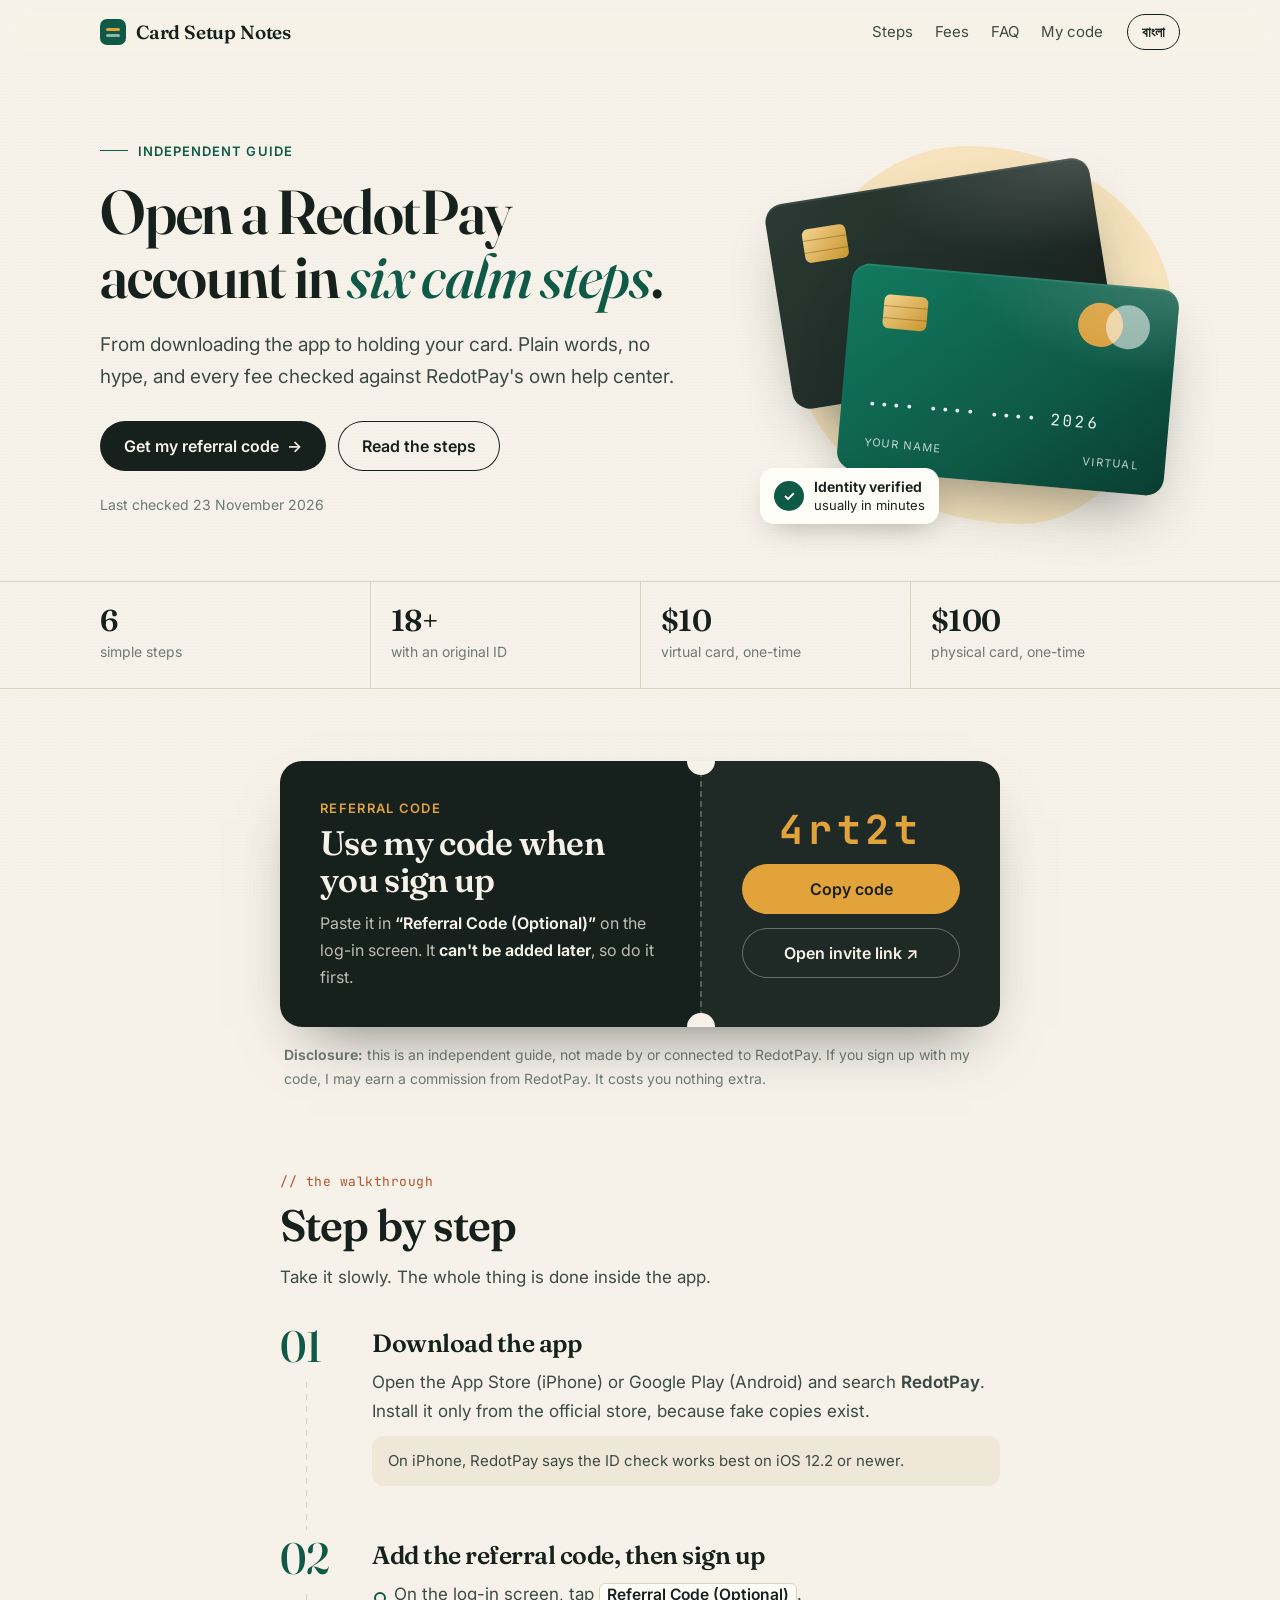
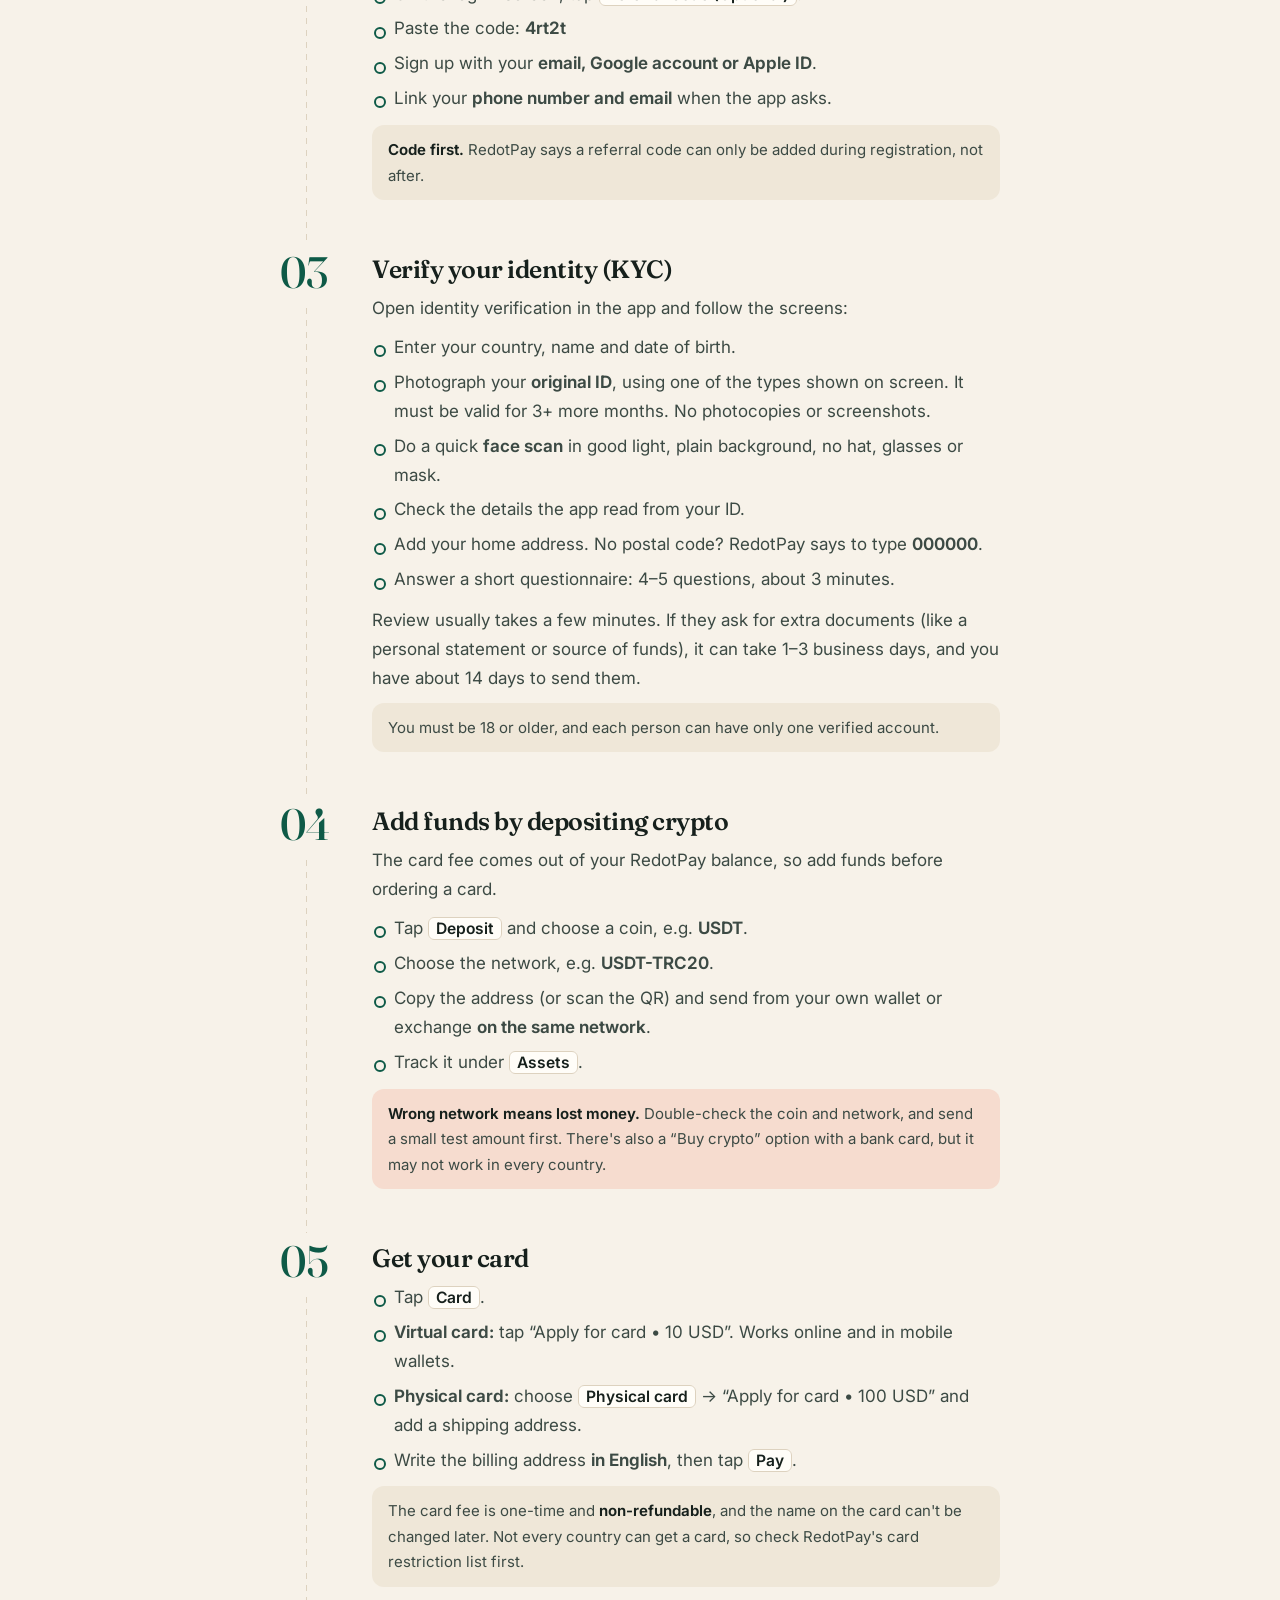
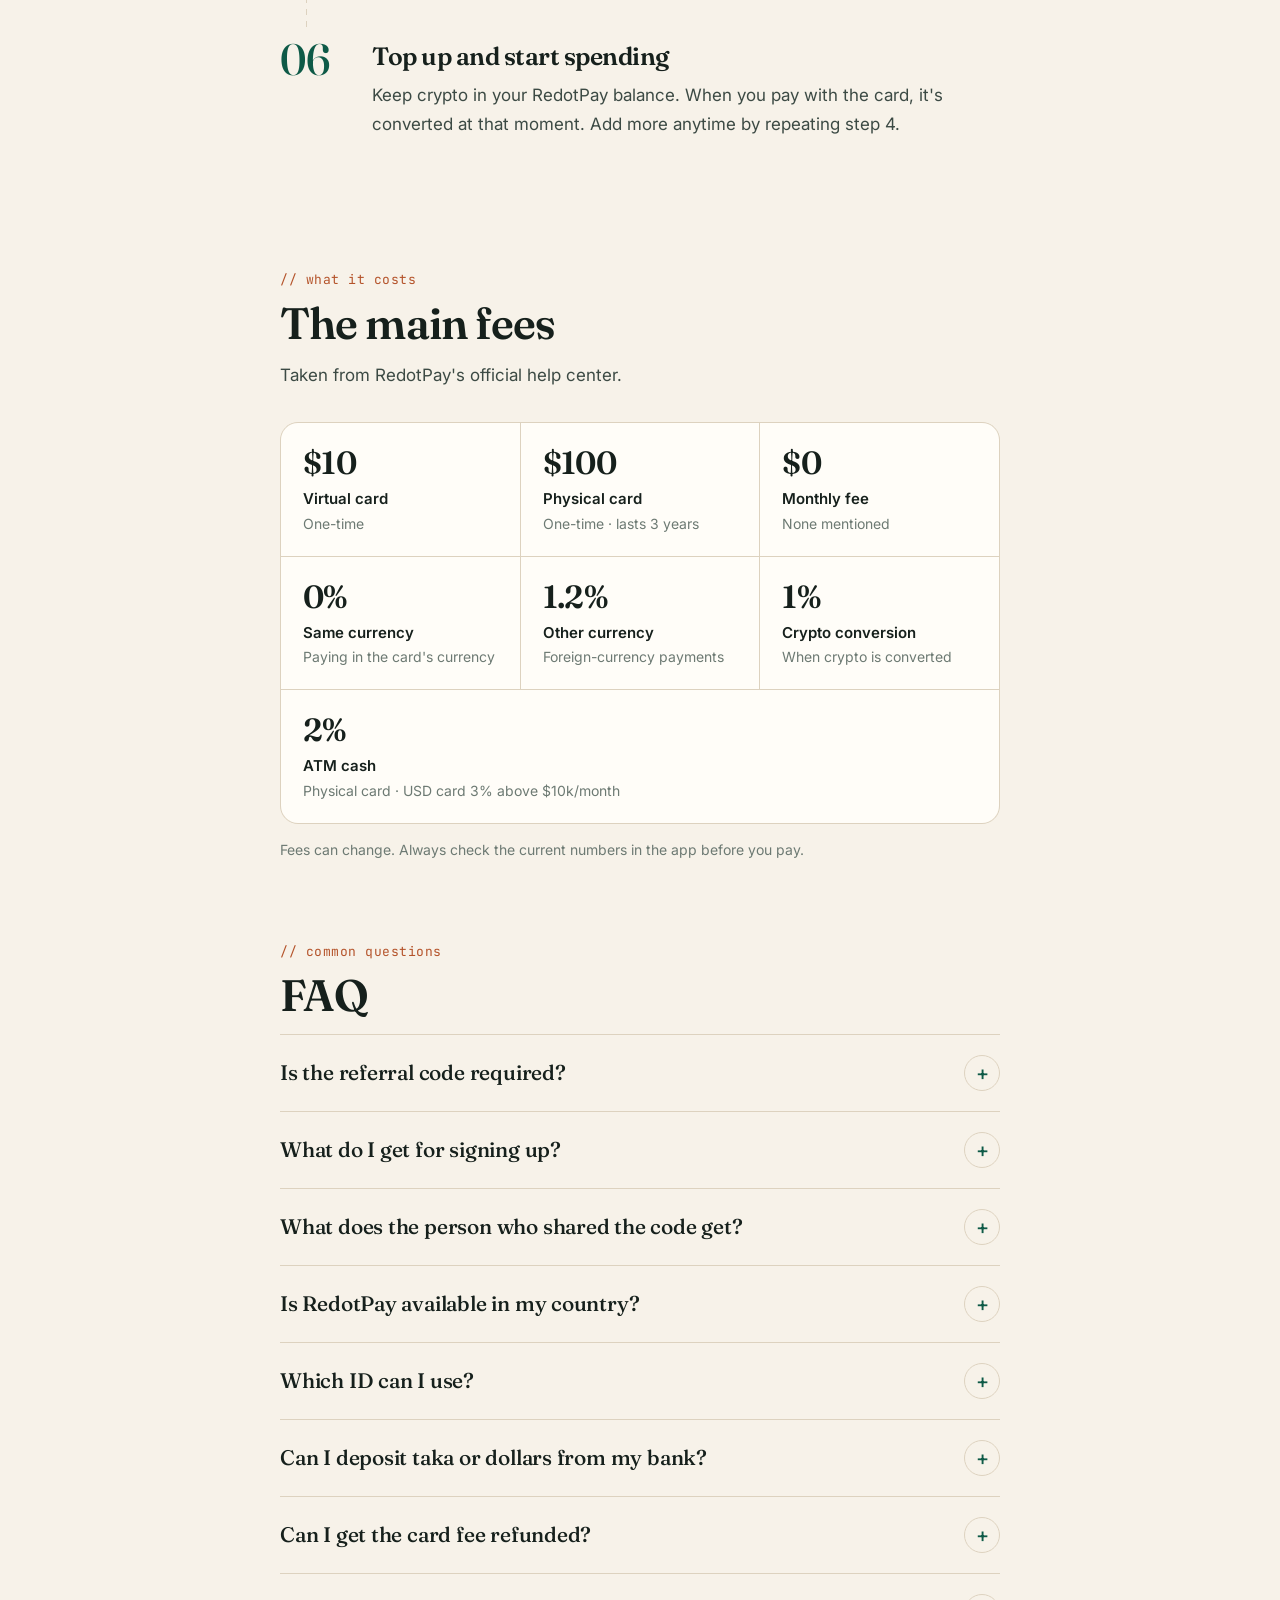
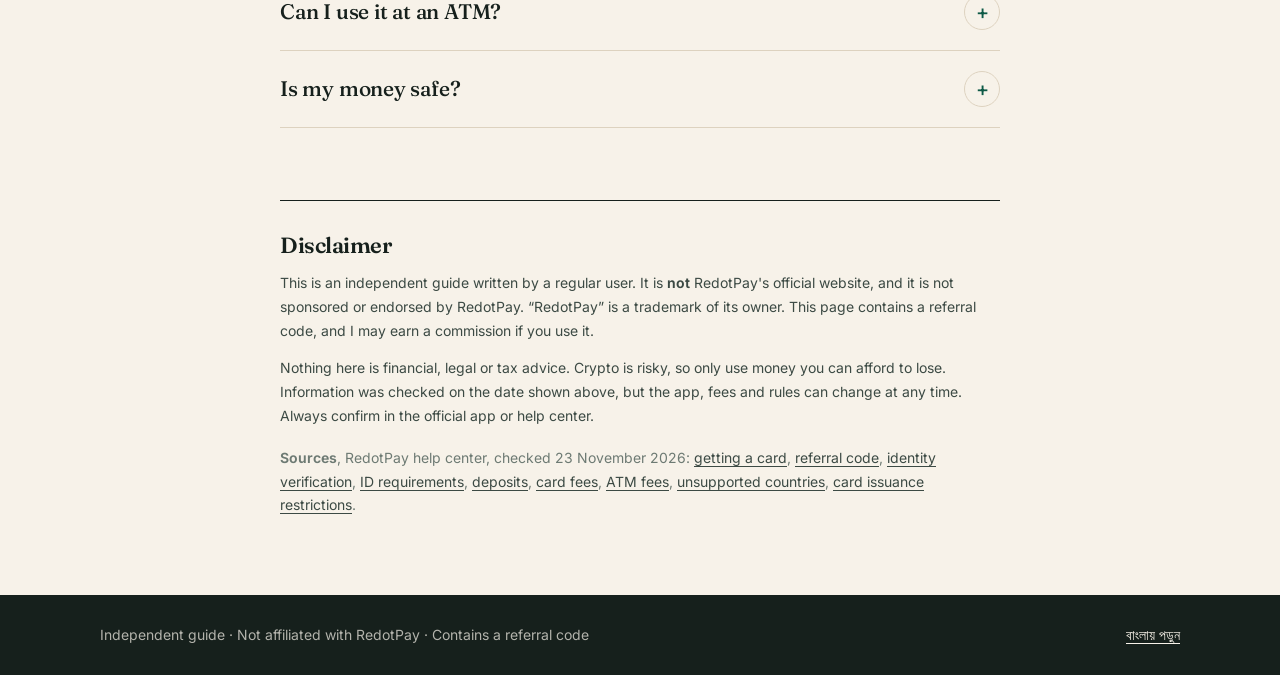
<file: index.html>
<!DOCTYPE html>
<html lang="en">
<head>
  <meta charset="utf-8">
  <meta name="viewport" content="width=device-width, initial-scale=1">
  <title>How to Open a RedotPay Account – A Simple Step-by-Step Guide</title>
  <meta name="description" content="A friendly, independent guide to signing up for RedotPay: download, referral code, ID check (KYC), deposit and getting a card. Fees checked against the official help center.">
  <meta name="theme-color" content="#f7f2e9">
  <meta name="google-site-verification" content="UrQlE7wAXVkpjJpBhgezGBDfIHzwPoaqv1hoD0f4-pU" />
  <link rel="alternate" hreflang="bn" href="bn.html">
  <link rel="preconnect" href="https://fonts.googleapis.com">
  <link rel="preconnect" href="https://fonts.gstatic.com" crossorigin>
  <link href="https://fonts.googleapis.com/css2?family=Fraunces:ital,opsz,wght@0,9..144,400..700;1,9..144,400..600&family=Inter:wght@400;500;600;700&family=JetBrains+Mono:wght@600;700&display=swap" rel="stylesheet">
  <link rel="stylesheet" href="style.css">
</head>
<body>

<header class="top">
  <div class="wrap">
    <a class="brand" href="index.html"><span class="brand-mark" aria-hidden="true"></span>Card Setup Notes</a>
    <nav aria-label="Sections">
      <a href="#steps">Steps</a>
      <a href="#fees">Fees</a>
      <a href="#faq">FAQ</a>
      <a href="#code">My code</a>
    </nav>
    <a class="lang" href="bn.html" lang="bn">বাংলা</a>
  </div>
</header>

<main>

  <section class="hero">
    <div class="wrap">
      <div>
        <p class="eyebrow">Independent guide</p>
        <h1>Open a RedotPay account in <em>six calm steps</em>.</h1>
        <p class="lead">From downloading the app to holding your card. Plain words, no hype, and every fee checked against RedotPay's own help center.</p>
        <div class="cta">
          <a class="btn btn-primary" href="#code">Get my referral code <span class="arrow">→</span></a>
          <a class="btn btn-ghost" href="#steps">Read the steps</a>
        </div>
        <p class="updated">Last checked <span data-last-checked>23 November 2026</span></p>
      </div>

      <div class="art" aria-hidden="true">
        <div class="blob"></div>
        <div class="card card-back"><div class="chip"></div></div>
        <div class="card card-front">
          <div class="chip"></div>
          <div class="rings"></div>
          <div class="num">•••• •••• •••• 2026</div>
          <div class="meta"><span>Your name</span><span>Virtual</span></div>
        </div>
        <div class="stamp"><span class="dot">✓</span><span><b>Identity verified</b>usually in minutes</span></div>
      </div>
    </div>
  </section>

  <div class="facts">
    <div class="wrap">
      <div class="fact"><span class="n">6</span><span class="l">simple steps</span></div>
      <div class="fact"><span class="n">18+</span><span class="l">with an original ID</span></div>
      <div class="fact"><span class="n">$10</span><span class="l">virtual card, one-time</span></div>
      <div class="fact"><span class="n">$100</span><span class="l">physical card, one-time</span></div>
    </div>
  </div>


  <section class="block" id="code">
    <div class="narrow">
      <div class="ticket">
        <div class="ticket-main">
          <p class="label">Referral code</p>
          <h2>Use my code when you sign up</h2>
          <p>Paste it in <b>“Referral Code (Optional)”</b> on the log-in screen. It <b>can't be added later</b>, so do it first.</p>
        </div>
        <div class="ticket-side">
          <span class="code" data-ref-code>4rt2t</span>
          <button class="btn btn-gold" type="button" data-copy data-copied="Copied ✓" data-manual="Selected – copy it">Copy code</button>
          <a class="btn btn-line" data-ref-link href="#" hidden target="_blank" rel="noopener sponsored">Open invite link ↗</a>
        </div>
      </div>
      <p class="disclosure"><b>Disclosure:</b> this is an independent guide, not made by or connected to RedotPay. If you sign up with my code, I may earn a commission from RedotPay. It costs you nothing extra.</p>
    </div>
  </section>

  <section class="block" id="steps">
    <div class="narrow">
      <p class="kicker">// the walkthrough</p>
      <h2>Step by step</h2>
      <p class="section-intro">Take it slowly. The whole thing is done inside the app.</p>

      <ol class="steps">
        <li>
          <div class="step-body">
            <h3>Download the app</h3>
            <p>Open the App Store (iPhone) or Google Play (Android) and search <b>RedotPay</b>. Install it only from the official store, because fake copies exist.</p>
            <p class="note">On iPhone, RedotPay says the ID check works best on iOS 12.2 or newer.</p>
          </div>
        </li>

        <li>
          <div class="step-body">
            <h3>Add the referral code, then sign up</h3>
            <ul>
              <li>On the log-in screen, tap <span class="ui">Referral Code (Optional)</span>.</li>
              <li>Paste the code: <b data-ref-code>4rt2t</b></li>
              <li>Sign up with your <b>email, Google account or Apple ID</b>.</li>
              <li>Link your <b>phone number and email</b> when the app asks.</li>
            </ul>
            <p class="note"><b>Code first.</b> RedotPay says a referral code can only be added during registration, not after.</p>
          </div>
        </li>

        <li>
          <div class="step-body">
            <h3>Verify your identity (KYC)</h3>
            <p>Open identity verification in the app and follow the screens:</p>
            <ul>
              <li>Enter your country, name and date of birth.</li>
              <li>Photograph your <b>original ID</b>, using one of the types shown on screen. It must be valid for 3+ more months. No photocopies or screenshots.</li>
              <li>Do a quick <b>face scan</b> in good light, plain background, no hat, glasses or mask.</li>
              <li>Check the details the app read from your ID.</li>
              <li>Add your home address. No postal code? RedotPay says to type <b>000000</b>.</li>
              <li>Answer a short questionnaire: 4–5 questions, about 3 minutes.</li>
            </ul>
            <p>Review usually takes a few minutes. If they ask for extra documents (like a personal statement or source of funds), it can take 1–3 business days, and you have about 14 days to send them.</p>
            <p class="note">You must be 18 or older, and each person can have only one verified account.</p>
          </div>
        </li>

        <li>
          <div class="step-body">
            <h3>Add funds by depositing crypto</h3>
            <p>The card fee comes out of your RedotPay balance, so add funds before ordering a card.</p>
            <ul>
              <li>Tap <span class="ui">Deposit</span> and choose a coin, e.g. <b>USDT</b>.</li>
              <li>Choose the network, e.g. <b>USDT-TRC20</b>.</li>
              <li>Copy the address (or scan the QR) and send from your own wallet or exchange <b>on the same network</b>.</li>
              <li>Track it under <span class="ui">Assets</span>.</li>
            </ul>
            <p class="note warn"><b>Wrong network means lost money.</b> Double-check the coin and network, and send a small test amount first. There's also a “Buy crypto” option with a bank card, but it may not work in every country.</p>
          </div>
        </li>

        <li>
          <div class="step-body">
            <h3>Get your card</h3>
            <ul>
              <li>Tap <span class="ui">Card</span>.</li>
              <li><b>Virtual card:</b> tap “Apply for card • 10 USD”. Works online and in mobile wallets.</li>
              <li><b>Physical card:</b> choose <span class="ui">Physical card</span> → “Apply for card • 100 USD” and add a shipping address.</li>
              <li>Write the billing address <b>in English</b>, then tap <span class="ui">Pay</span>.</li>
            </ul>
            <p class="note">The card fee is one-time and <b>non-refundable</b>, and the name on the card can't be changed later. Not every country can get a card, so check RedotPay's card restriction list first.</p>
          </div>
        </li>

        <li>
          <div class="step-body">
            <h3>Top up and start spending</h3>
            <p>Keep crypto in your RedotPay balance. When you pay with the card, it's converted at that moment. Add more anytime by repeating step 4.</p>
          </div>
        </li>
      </ol>
    </div>
  </section>

  <section class="block" id="fees">
    <div class="narrow">
      <p class="kicker">// what it costs</p>
      <h2>The main fees</h2>
      <p class="section-intro">Taken from RedotPay's official help center.</p>
      <div class="fees">
        <div class="fee"><span class="v">$10</span><span class="k">Virtual card</span><span class="d">One-time</span></div>
        <div class="fee"><span class="v">$100</span><span class="k">Physical card</span><span class="d">One-time · lasts 3 years</span></div>
        <div class="fee"><span class="v">$0</span><span class="k">Monthly fee</span><span class="d">None mentioned</span></div>
        <div class="fee"><span class="v">0%</span><span class="k">Same currency</span><span class="d">Paying in the card's currency</span></div>
        <div class="fee"><span class="v">1.2%</span><span class="k">Other currency</span><span class="d">Foreign-currency payments</span></div>
        <div class="fee"><span class="v">1%</span><span class="k">Crypto conversion</span><span class="d">When crypto is converted</span></div>
        <div class="fee"><span class="v">2%</span><span class="k">ATM cash</span><span class="d">Physical card · USD card 3% above $10k/month</span></div>
      </div>
      <p class="fine">Fees can change. Always check the current numbers in the app before you pay.</p>
    </div>
  </section>

  <section class="block" id="faq">
    <div class="narrow">
      <p class="kicker">// common questions</p>
      <h2>FAQ</h2>
      <div class="faq">
        <details>
          <summary>Is the referral code required?</summary>
          <p>No, it's optional. But it can only be entered at sign-up, so if you'd like to use mine, add it before you create your account.</p>
        </details>
        <details>
          <summary>What do I get for signing up?</summary>
          <p>RedotPay has offered new users a 5 USD sign-up reward. It's for spending only, can't pay the card fee, and lasts 30 days. Offers change, so check the app for the current one.</p>
        </details>
        <details>
          <summary>What does the person who shared the code get?</summary>
          <p>RedotPay pays the inviter a commission (a percentage of card fees and card spending) once you sign up and finish identity verification. Nothing is taken from your balance.</p>
        </details>
        <details>
          <summary>Is RedotPay available in my country?</summary>
          <p>RedotPay publishes lists of blocked countries for the app and for cards (for example the United States, Mainland China and Russia). The lists change, so check the help center.</p>
        </details>
        <details>
          <summary>Which ID can I use?</summary>
          <p>Only the document types the app shows for your country. It must be the original physical ID, valid for at least 3 more months.</p>
        </details>
        <details>
          <summary>Can I deposit taka or dollars from my bank?</summary>
          <p>No. RedotPay says fiat money can't be deposited or transferred to the card. You fund it with crypto.</p>
        </details>
        <details>
          <summary>Can I get the card fee refunded?</summary>
          <p>No. Once paid, the card fee can't be canceled or refunded, even if you delete the card.</p>
        </details>
        <details>
          <summary>Can I use it at an ATM?</summary>
          <p>Yes, with the physical card, at ATMs that support major card networks. The fee is 2% (see above), and the ATM may add its own.</p>
        </details>
        <details>
          <summary>Is my money safe?</summary>
          <p>Every crypto service carries risk: price swings, hacks, account freezes and rule changes. Only deposit what you can afford to lose, turn on every security option, and never share your password or codes with anyone, including people who say they're “support”.</p>
        </details>
      </div>

      <div class="disclaimer" id="disclaimer">
        <h2>Disclaimer</h2>
        <p>This is an independent guide written by a regular user. It is <b>not</b> RedotPay's official website, and it is not sponsored or endorsed by RedotPay. “RedotPay” is a trademark of its owner. This page contains a referral code, and I may earn a commission if you use it.</p>
        <p>Nothing here is financial, legal or tax advice. Crypto is risky, so only use money you can afford to lose. Information was checked on the date shown above, but the app, fees and rules can change at any time. Always confirm in the official app or help center.</p>
        <p class="sources"><b>Sources</b>, RedotPay help center, checked <span data-last-checked>23 November 2026</span>:
          <a href="https://helpcenter.redotpay.com/en/articles/11008771-how-to-get-a-redotpay-card" rel="nofollow">getting a card</a>,
          <a href="https://helpcenter.redotpay.com/en/articles/10521800-how-do-i-use-a-referral-code" rel="nofollow">referral code</a>,
          <a href="https://helpcenter.redotpay.com/en/articles/10339261-how-to-verify-your-identity" rel="nofollow">identity verification</a>,
          <a href="https://helpcenter.redotpay.com/en/articles/10920717-identity-verification-requirements" rel="nofollow">ID requirements</a>,
          <a href="https://helpcenter.redotpay.com/en/articles/10339284-how-to-deposit-cryptocurrency-to-my-redotpay-account" rel="nofollow">deposits</a>,
          <a href="https://helpcenter.redotpay.com/en/articles/10566200-do-i-need-to-pay-for-a-card" rel="nofollow">card fees</a>,
          <a href="https://helpcenter.redotpay.com/en/articles/10622095-can-i-withdraw-cash-from-an-atm-and-are-there-any-fees" rel="nofollow">ATM fees</a>,
          <a href="https://helpcenter.redotpay.com/en/articles/10339263" rel="nofollow">unsupported countries</a>,
          <a href="https://helpcenter.redotpay.com/en/articles/14254838" rel="nofollow">card issuance restrictions</a>.
        </p>
      </div>
    </div>
  </section>

</main>

<footer class="foot">
  <div class="wrap">
    <span>Independent guide · Not affiliated with RedotPay · Contains a referral code</span>
    <a href="bn.html" lang="bn">বাংলায় পড়ুন</a>
  </div>
</footer>

<div class="codebar" aria-hidden="true">
  <div><small>My referral code</small><span class="c" data-ref-code>4rt2t</span></div>
  <button class="btn btn-gold" type="button" data-copy data-copied="Copied ✓" data-manual="Selected" tabindex="-1">Copy</button>
</div>

<script src="config.js"></script>
<script src="main.js"></script>
</body>
</html>
</file>
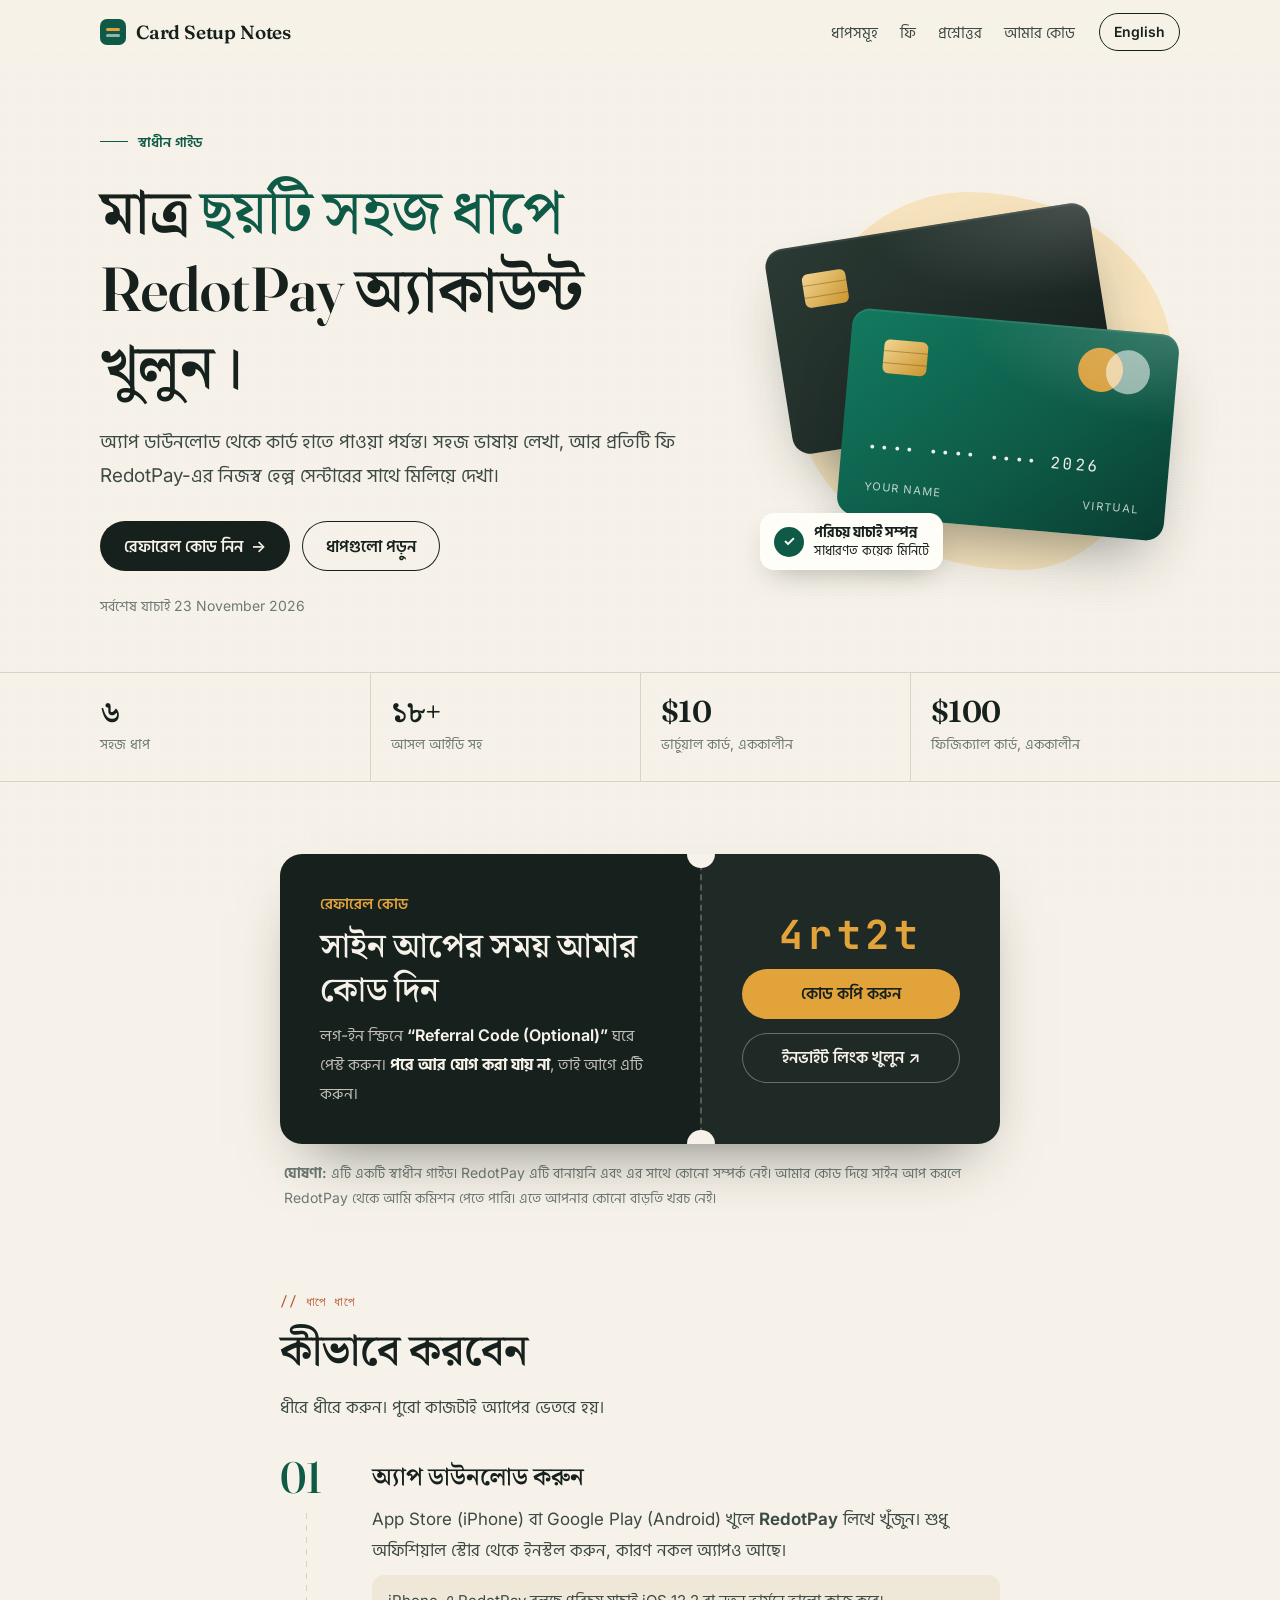
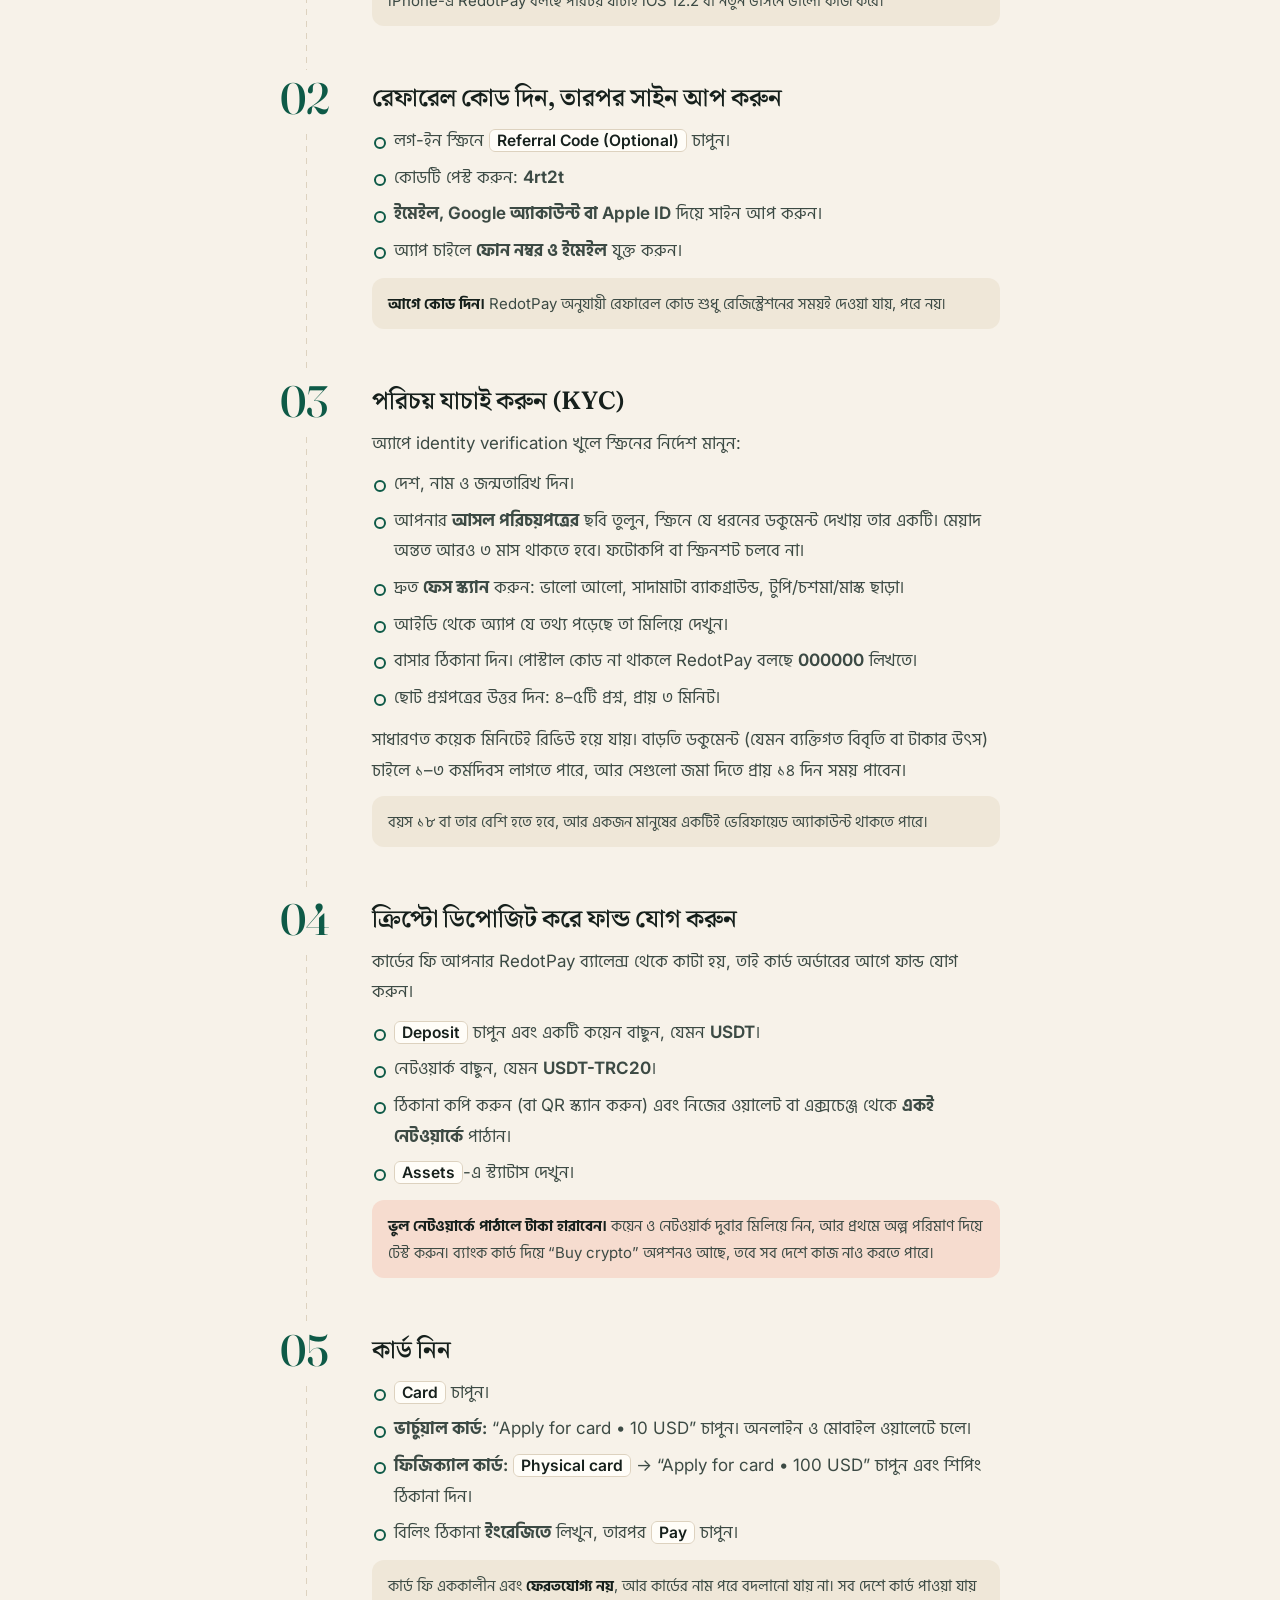
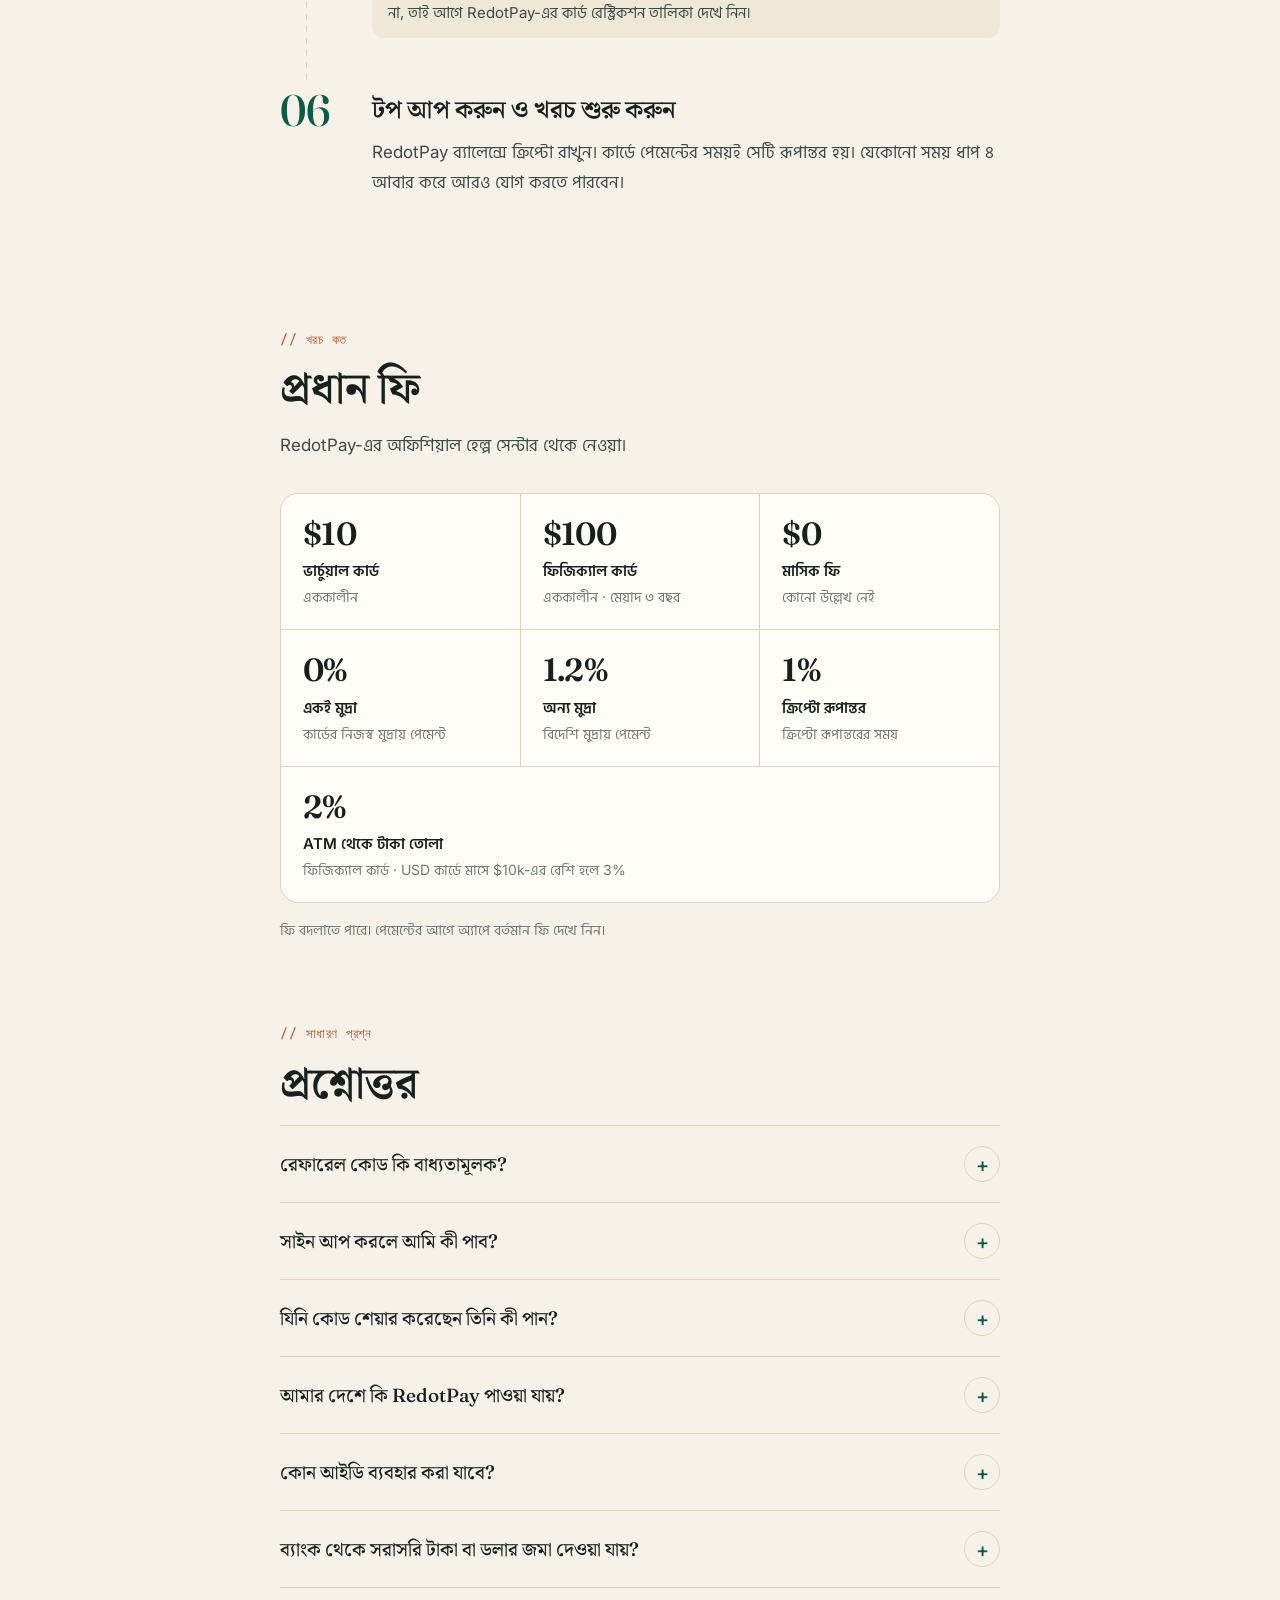
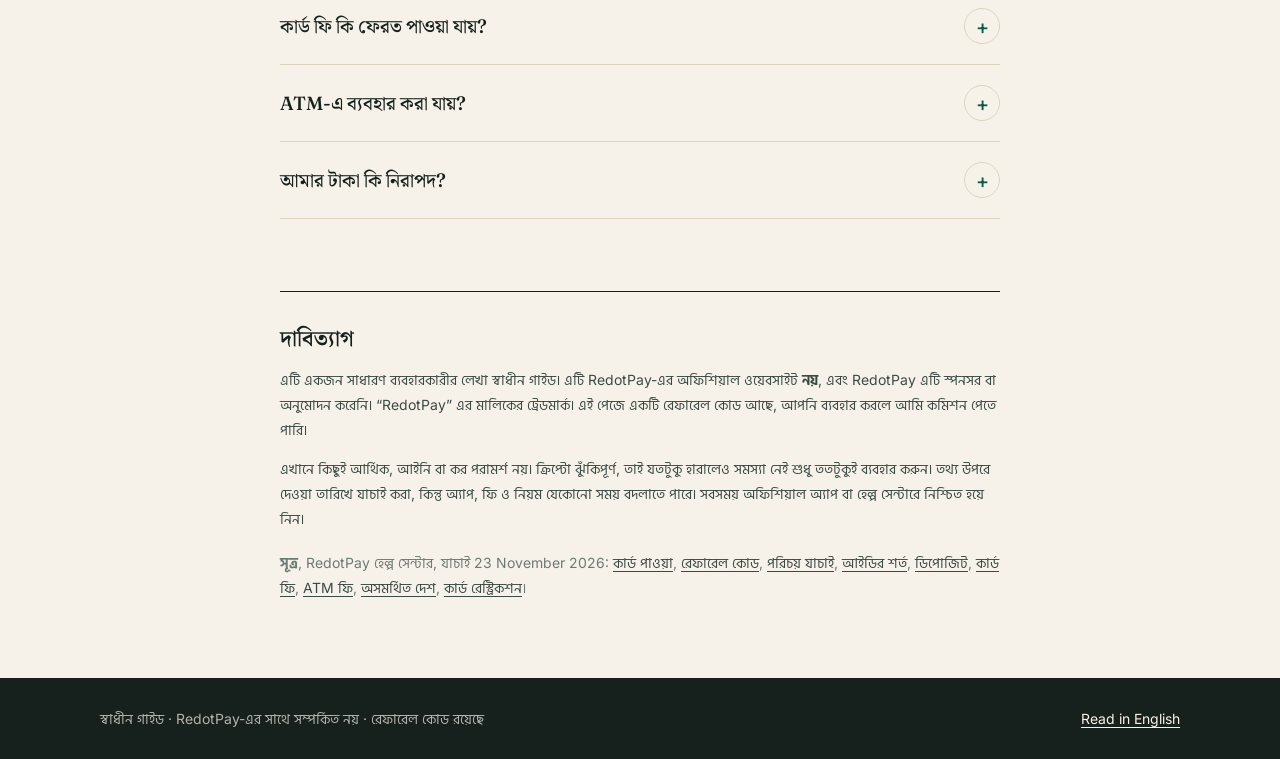
<file: bn.html>
<!DOCTYPE html>
<html lang="bn">
<head>
  <meta charset="utf-8">
  <meta name="viewport" content="width=device-width, initial-scale=1">
  <title>RedotPay অ্যাকাউন্ট খোলার সহজ গাইড – ধাপে ধাপে</title>
  <meta name="description" content="RedotPay সাইন আপের স্বাধীন ও সহজ গাইড: অ্যাপ ডাউনলোড, রেফারেল কোড, পরিচয় যাচাই (KYC), ডিপোজিট এবং কার্ড পাওয়া।">
  <meta name="theme-color" content="#f7f2e9">
  <meta name="google-site-verification" content="UrQlE7wAXVkpjJpBhgezGBDfIHzwPoaqv1hoD0f4-pU" />
  <link rel="alternate" hreflang="en" href="index.html">
  <link rel="preconnect" href="https://fonts.googleapis.com">
  <link rel="preconnect" href="https://fonts.gstatic.com" crossorigin>
  <link href="https://fonts.googleapis.com/css2?family=Fraunces:ital,opsz,wght@0,9..144,400..700;1,9..144,400..600&family=Hind+Siliguri:wght@400;500;600;700&family=Noto+Serif+Bengali:wght@500;600;700&family=Inter:wght@400;500;600;700&family=JetBrains+Mono:wght@600;700&display=swap" rel="stylesheet">
  <link rel="stylesheet" href="style.css">
</head>
<body>

<header class="top">
  <div class="wrap">
    <a class="brand" href="bn.html"><span class="brand-mark" aria-hidden="true"></span>Card Setup Notes</a>
    <nav aria-label="সেকশন">
      <a href="#steps">ধাপসমূহ</a>
      <a href="#fees">ফি</a>
      <a href="#faq">প্রশ্নোত্তর</a>
      <a href="#code">আমার কোড</a>
    </nav>
    <a class="lang" href="index.html" lang="en">English</a>
  </div>
</header>

<main>

  <section class="hero">
    <div class="wrap">
      <div>
        <p class="eyebrow">স্বাধীন গাইড</p>
        <h1>মাত্র <em>ছয়টি সহজ ধাপে</em> RedotPay অ্যাকাউন্ট খুলুন।</h1>
        <p class="lead">অ্যাপ ডাউনলোড থেকে কার্ড হাতে পাওয়া পর্যন্ত। সহজ ভাষায় লেখা, আর প্রতিটি ফি RedotPay-এর নিজস্ব হেল্প সেন্টারের সাথে মিলিয়ে দেখা।</p>
        <div class="cta">
          <a class="btn btn-primary" href="#code">রেফারেল কোড নিন <span class="arrow">→</span></a>
          <a class="btn btn-ghost" href="#steps">ধাপগুলো পড়ুন</a>
        </div>
        <p class="updated">সর্বশেষ যাচাই <span data-last-checked>23 November 2026</span></p>
      </div>

      <div class="art" aria-hidden="true">
        <div class="blob"></div>
        <div class="card card-back"><div class="chip"></div></div>
        <div class="card card-front">
          <div class="chip"></div>
          <div class="rings"></div>
          <div class="num">•••• •••• •••• 2026</div>
          <div class="meta"><span>Your name</span><span>Virtual</span></div>
        </div>
        <div class="stamp"><span class="dot">✓</span><span><b>পরিচয় যাচাই সম্পন্ন</b>সাধারণত কয়েক মিনিটে</span></div>
      </div>
    </div>
  </section>

  <div class="facts">
    <div class="wrap">
      <div class="fact"><span class="n">৬</span><span class="l">সহজ ধাপ</span></div>
      <div class="fact"><span class="n">১৮+</span><span class="l">আসল আইডি সহ</span></div>
      <div class="fact"><span class="n">$10</span><span class="l">ভার্চুয়াল কার্ড, এককালীন</span></div>
      <div class="fact"><span class="n">$100</span><span class="l">ফিজিক্যাল কার্ড, এককালীন</span></div>
    </div>
  </div>


  <section class="block" id="code">
    <div class="narrow">
      <div class="ticket">
        <div class="ticket-main">
          <p class="label">রেফারেল কোড</p>
          <h2>সাইন আপের সময় আমার কোড দিন</h2>
          <p>লগ-ইন স্ক্রিনে <b>“Referral Code (Optional)”</b> ঘরে পেস্ট করুন। <b>পরে আর যোগ করা যায় না</b>, তাই আগে এটি করুন।</p>
        </div>
        <div class="ticket-side">
          <span class="code" data-ref-code>4rt2t</span>
          <button class="btn btn-gold" type="button" data-copy data-copied="কপি হয়েছে ✓" data-manual="সিলেক্ট হয়েছে – নিজে কপি করুন">কোড কপি করুন</button>
          <a class="btn btn-line" data-ref-link href="#" hidden target="_blank" rel="noopener sponsored">ইনভাইট লিংক খুলুন ↗</a>
        </div>
      </div>
      <p class="disclosure"><b>ঘোষণা:</b> এটি একটি স্বাধীন গাইড। RedotPay এটি বানায়নি এবং এর সাথে কোনো সম্পর্ক নেই। আমার কোড দিয়ে সাইন আপ করলে RedotPay থেকে আমি কমিশন পেতে পারি। এতে আপনার কোনো বাড়তি খরচ নেই।</p>
    </div>
  </section>

  <section class="block" id="steps">
    <div class="narrow">
      <p class="kicker">// ধাপে ধাপে</p>
      <h2>কীভাবে করবেন</h2>
      <p class="section-intro">ধীরে ধীরে করুন। পুরো কাজটাই অ্যাপের ভেতরে হয়।</p>

      <ol class="steps">
        <li>
          <div class="step-body">
            <h3>অ্যাপ ডাউনলোড করুন</h3>
            <p>App Store (iPhone) বা Google Play (Android) খুলে <b>RedotPay</b> লিখে খুঁজুন। শুধু অফিশিয়াল স্টোর থেকে ইনস্টল করুন, কারণ নকল অ্যাপও আছে।</p>
            <p class="note">iPhone-এ RedotPay বলছে পরিচয় যাচাই iOS 12.2 বা নতুন ভার্সনে ভালো কাজ করে।</p>
          </div>
        </li>

        <li>
          <div class="step-body">
            <h3>রেফারেল কোড দিন, তারপর সাইন আপ করুন</h3>
            <ul>
              <li>লগ-ইন স্ক্রিনে <span class="ui">Referral Code (Optional)</span> চাপুন।</li>
              <li>কোডটি পেস্ট করুন: <b data-ref-code>4rt2t</b></li>
              <li><b>ইমেইল, Google অ্যাকাউন্ট বা Apple ID</b> দিয়ে সাইন আপ করুন।</li>
              <li>অ্যাপ চাইলে <b>ফোন নম্বর ও ইমেইল</b> যুক্ত করুন।</li>
            </ul>
            <p class="note"><b>আগে কোড দিন।</b> RedotPay অনুযায়ী রেফারেল কোড শুধু রেজিস্ট্রেশনের সময়ই দেওয়া যায়, পরে নয়।</p>
          </div>
        </li>

        <li>
          <div class="step-body">
            <h3>পরিচয় যাচাই করুন (KYC)</h3>
            <p>অ্যাপে identity verification খুলে স্ক্রিনের নির্দেশ মানুন:</p>
            <ul>
              <li>দেশ, নাম ও জন্মতারিখ দিন।</li>
              <li>আপনার <b>আসল পরিচয়পত্রের</b> ছবি তুলুন, স্ক্রিনে যে ধরনের ডকুমেন্ট দেখায় তার একটি। মেয়াদ অন্তত আরও ৩ মাস থাকতে হবে। ফটোকপি বা স্ক্রিনশট চলবে না।</li>
              <li>দ্রুত <b>ফেস স্ক্যান</b> করুন: ভালো আলো, সাদামাটা ব্যাকগ্রাউন্ড, টুপি/চশমা/মাস্ক ছাড়া।</li>
              <li>আইডি থেকে অ্যাপ যে তথ্য পড়েছে তা মিলিয়ে দেখুন।</li>
              <li>বাসার ঠিকানা দিন। পোস্টাল কোড না থাকলে RedotPay বলছে <b>000000</b> লিখতে।</li>
              <li>ছোট প্রশ্নপত্রের উত্তর দিন: ৪–৫টি প্রশ্ন, প্রায় ৩ মিনিট।</li>
            </ul>
            <p>সাধারণত কয়েক মিনিটেই রিভিউ হয়ে যায়। বাড়তি ডকুমেন্ট (যেমন ব্যক্তিগত বিবৃতি বা টাকার উৎস) চাইলে ১–৩ কর্মদিবস লাগতে পারে, আর সেগুলো জমা দিতে প্রায় ১৪ দিন সময় পাবেন।</p>
            <p class="note">বয়স ১৮ বা তার বেশি হতে হবে, আর একজন মানুষের একটিই ভেরিফায়েড অ্যাকাউন্ট থাকতে পারে।</p>
          </div>
        </li>

        <li>
          <div class="step-body">
            <h3>ক্রিপ্টো ডিপোজিট করে ফান্ড যোগ করুন</h3>
            <p>কার্ডের ফি আপনার RedotPay ব্যালেন্স থেকে কাটা হয়, তাই কার্ড অর্ডারের আগে ফান্ড যোগ করুন।</p>
            <ul>
              <li><span class="ui">Deposit</span> চাপুন এবং একটি কয়েন বাছুন, যেমন <b>USDT</b>।</li>
              <li>নেটওয়ার্ক বাছুন, যেমন <b>USDT-TRC20</b>।</li>
              <li>ঠিকানা কপি করুন (বা QR স্ক্যান করুন) এবং নিজের ওয়ালেট বা এক্সচেঞ্জ থেকে <b>একই নেটওয়ার্কে</b> পাঠান।</li>
              <li><span class="ui">Assets</span>-এ স্ট্যাটাস দেখুন।</li>
            </ul>
            <p class="note warn"><b>ভুল নেটওয়ার্কে পাঠালে টাকা হারাবেন।</b> কয়েন ও নেটওয়ার্ক দুবার মিলিয়ে নিন, আর প্রথমে অল্প পরিমাণ দিয়ে টেস্ট করুন। ব্যাংক কার্ড দিয়ে “Buy crypto” অপশনও আছে, তবে সব দেশে কাজ নাও করতে পারে।</p>
          </div>
        </li>

        <li>
          <div class="step-body">
            <h3>কার্ড নিন</h3>
            <ul>
              <li><span class="ui">Card</span> চাপুন।</li>
              <li><b>ভার্চুয়াল কার্ড:</b> “Apply for card • 10 USD” চাপুন। অনলাইন ও মোবাইল ওয়ালেটে চলে।</li>
              <li><b>ফিজিক্যাল কার্ড:</b> <span class="ui">Physical card</span> → “Apply for card • 100 USD” চাপুন এবং শিপিং ঠিকানা দিন।</li>
              <li>বিলিং ঠিকানা <b>ইংরেজিতে</b> লিখুন, তারপর <span class="ui">Pay</span> চাপুন।</li>
            </ul>
            <p class="note">কার্ড ফি এককালীন এবং <b>ফেরতযোগ্য নয়</b>, আর কার্ডের নাম পরে বদলানো যায় না। সব দেশে কার্ড পাওয়া যায় না, তাই আগে RedotPay-এর কার্ড রেস্ট্রিকশন তালিকা দেখে নিন।</p>
          </div>
        </li>

        <li>
          <div class="step-body">
            <h3>টপ আপ করুন ও খরচ শুরু করুন</h3>
            <p>RedotPay ব্যালেন্সে ক্রিপ্টো রাখুন। কার্ডে পেমেন্টের সময়ই সেটি রূপান্তর হয়। যেকোনো সময় ধাপ ৪ আবার করে আরও যোগ করতে পারবেন।</p>
          </div>
        </li>
      </ol>
    </div>
  </section>

  <section class="block" id="fees">
    <div class="narrow">
      <p class="kicker">// খরচ কত</p>
      <h2>প্রধান ফি</h2>
      <p class="section-intro">RedotPay-এর অফিশিয়াল হেল্প সেন্টার থেকে নেওয়া।</p>
      <div class="fees">
        <div class="fee"><span class="v">$10</span><span class="k">ভার্চুয়াল কার্ড</span><span class="d">এককালীন</span></div>
        <div class="fee"><span class="v">$100</span><span class="k">ফিজিক্যাল কার্ড</span><span class="d">এককালীন · মেয়াদ ৩ বছর</span></div>
        <div class="fee"><span class="v">$0</span><span class="k">মাসিক ফি</span><span class="d">কোনো উল্লেখ নেই</span></div>
        <div class="fee"><span class="v">0%</span><span class="k">একই মুদ্রা</span><span class="d">কার্ডের নিজস্ব মুদ্রায় পেমেন্ট</span></div>
        <div class="fee"><span class="v">1.2%</span><span class="k">অন্য মুদ্রা</span><span class="d">বিদেশি মুদ্রায় পেমেন্ট</span></div>
        <div class="fee"><span class="v">1%</span><span class="k">ক্রিপ্টো রূপান্তর</span><span class="d">ক্রিপ্টো রূপান্তরের সময়</span></div>
        <div class="fee"><span class="v">2%</span><span class="k">ATM থেকে টাকা তোলা</span><span class="d">ফিজিক্যাল কার্ড · USD কার্ডে মাসে $10k-এর বেশি হলে 3%</span></div>
      </div>
      <p class="fine">ফি বদলাতে পারে। পেমেন্টের আগে অ্যাপে বর্তমান ফি দেখে নিন।</p>
    </div>
  </section>

  <section class="block" id="faq">
    <div class="narrow">
      <p class="kicker">// সাধারণ প্রশ্ন</p>
      <h2>প্রশ্নোত্তর</h2>
      <div class="faq">
        <details>
          <summary>রেফারেল কোড কি বাধ্যতামূলক?</summary>
          <p>না, এটি ঐচ্ছিক। তবে শুধু সাইন আপের সময়ই দেওয়া যায়, তাই আমার কোড ব্যবহার করতে চাইলে অ্যাকাউন্ট খোলার আগেই দিন।</p>
        </details>
        <details>
          <summary>সাইন আপ করলে আমি কী পাব?</summary>
          <p>RedotPay নতুন ব্যবহারকারীদের 5 USD সাইন-আপ রিওয়ার্ড দিয়েছে। এটি শুধু খরচের জন্য, কার্ড ফি দেওয়া যায় না, আর মেয়াদ ৩০ দিন। অফার বদলায়, তাই অ্যাপে বর্তমান অফার দেখুন।</p>
        </details>
        <details>
          <summary>যিনি কোড শেয়ার করেছেন তিনি কী পান?</summary>
          <p>আপনি সাইন আপ করে পরিচয় যাচাই শেষ করলে RedotPay আমন্ত্রণকারীকে কমিশন দেয় (কার্ড ফি ও কার্ডে খরচের একটি শতাংশ)। আপনার ব্যালেন্স থেকে কিছু কাটা হয় না।</p>
        </details>
        <details>
          <summary>আমার দেশে কি RedotPay পাওয়া যায়?</summary>
          <p>RedotPay অ্যাপ ও কার্ডের জন্য নিষিদ্ধ দেশের তালিকা প্রকাশ করে (যেমন যুক্তরাষ্ট্র, মূল চীন, রাশিয়া)। তালিকা বদলায়, তাই হেল্প সেন্টার দেখুন।</p>
        </details>
        <details>
          <summary>কোন আইডি ব্যবহার করা যাবে?</summary>
          <p>শুধু আপনার দেশের জন্য অ্যাপে যে ডকুমেন্টগুলো দেখায়। আসল ফিজিক্যাল আইডি হতে হবে, এবং মেয়াদ অন্তত আরও ৩ মাস থাকতে হবে।</p>
        </details>
        <details>
          <summary>ব্যাংক থেকে সরাসরি টাকা বা ডলার জমা দেওয়া যায়?</summary>
          <p>না। RedotPay বলছে ফিয়াট টাকা কার্ডে জমা বা ট্রান্সফার করা যায় না। ক্রিপ্টো দিয়ে ফান্ড করতে হয়।</p>
        </details>
        <details>
          <summary>কার্ড ফি কি ফেরত পাওয়া যায়?</summary>
          <p>না। একবার পেমেন্ট করলে কার্ড ফি বাতিল বা ফেরত হয় না, কার্ড ডিলিট করলেও না।</p>
        </details>
        <details>
          <summary>ATM-এ ব্যবহার করা যায়?</summary>
          <p>হ্যাঁ, ফিজিক্যাল কার্ড দিয়ে, বড় কার্ড নেটওয়ার্ক সাপোর্ট করে এমন ATM-এ। ফি 2% (উপরে দেখুন), আর ATM নিজেও আলাদা ফি নিতে পারে।</p>
        </details>
        <details>
          <summary>আমার টাকা কি নিরাপদ?</summary>
          <p>যেকোনো ক্রিপ্টো সেবায় ঝুঁকি আছে: দামের ওঠানামা, হ্যাক, অ্যাকাউন্ট ফ্রিজ ও নিয়ম বদল। যতটুকু হারালেও সমস্যা নেই শুধু ততটুকুই রাখুন, সব সিকিউরিটি অপশন চালু করুন, আর পাসওয়ার্ড বা কোড কাউকে দেবেন না, এমনকি নিজেকে “সাপোর্ট” বলে দাবি করা কাউকেও না।</p>
        </details>
      </div>

      <div class="disclaimer" id="disclaimer">
        <h2>দাবিত্যাগ</h2>
        <p>এটি একজন সাধারণ ব্যবহারকারীর লেখা স্বাধীন গাইড। এটি RedotPay-এর অফিশিয়াল ওয়েবসাইট <b>নয়</b>, এবং RedotPay এটি স্পনসর বা অনুমোদন করেনি। “RedotPay” এর মালিকের ট্রেডমার্ক। এই পেজে একটি রেফারেল কোড আছে, আপনি ব্যবহার করলে আমি কমিশন পেতে পারি।</p>
        <p>এখানে কিছুই আর্থিক, আইনি বা কর পরামর্শ নয়। ক্রিপ্টো ঝুঁকিপূর্ণ, তাই যতটুকু হারালেও সমস্যা নেই শুধু ততটুকুই ব্যবহার করুন। তথ্য উপরে দেওয়া তারিখে যাচাই করা, কিন্তু অ্যাপ, ফি ও নিয়ম যেকোনো সময় বদলাতে পারে। সবসময় অফিশিয়াল অ্যাপ বা হেল্প সেন্টারে নিশ্চিত হয়ে নিন।</p>
        <p class="sources"><b>সূত্র</b>, RedotPay হেল্প সেন্টার, যাচাই <span data-last-checked>23 November 2026</span>:
          <a href="https://helpcenter.redotpay.com/en/articles/11008771-how-to-get-a-redotpay-card" rel="nofollow">কার্ড পাওয়া</a>,
          <a href="https://helpcenter.redotpay.com/en/articles/10521800-how-do-i-use-a-referral-code" rel="nofollow">রেফারেল কোড</a>,
          <a href="https://helpcenter.redotpay.com/en/articles/10339261-how-to-verify-your-identity" rel="nofollow">পরিচয় যাচাই</a>,
          <a href="https://helpcenter.redotpay.com/en/articles/10920717-identity-verification-requirements" rel="nofollow">আইডির শর্ত</a>,
          <a href="https://helpcenter.redotpay.com/en/articles/10339284-how-to-deposit-cryptocurrency-to-my-redotpay-account" rel="nofollow">ডিপোজিট</a>,
          <a href="https://helpcenter.redotpay.com/en/articles/10566200-do-i-need-to-pay-for-a-card" rel="nofollow">কার্ড ফি</a>,
          <a href="https://helpcenter.redotpay.com/en/articles/10622095-can-i-withdraw-cash-from-an-atm-and-are-there-any-fees" rel="nofollow">ATM ফি</a>,
          <a href="https://helpcenter.redotpay.com/en/articles/10339263" rel="nofollow">অসমর্থিত দেশ</a>,
          <a href="https://helpcenter.redotpay.com/en/articles/14254838" rel="nofollow">কার্ড রেস্ট্রিকশন</a>।
        </p>
      </div>
    </div>
  </section>

</main>

<footer class="foot">
  <div class="wrap">
    <span>স্বাধীন গাইড · RedotPay-এর সাথে সম্পর্কিত নয় · রেফারেল কোড রয়েছে</span>
    <a href="index.html" lang="en">Read in English</a>
  </div>
</footer>

<div class="codebar" aria-hidden="true">
  <div><small>আমার রেফারেল কোড</small><span class="c" data-ref-code>4rt2t</span></div>
  <button class="btn btn-gold" type="button" data-copy data-copied="কপি ✓" data-manual="সিলেক্ট হয়েছে" tabindex="-1">কপি</button>
</div>

<script src="config.js"></script>
<script src="main.js"></script>
</body>
</html>
</file>
<file: style.css>
/* ---------- Palette & type ---------- */
:root {
  --paper: #f7f2e9;
  --paper-2: #efe7d8;
  --ink: #16201c;
  --ink-2: #3c4a44;
  --muted: #6d7a73;
  --line: #ddd2bf;
  --green: #0e5a47;
  --green-2: #127a5f;
  --gold: #e3a33b;
  --gold-soft: #f6e3bd;
  --rust: #b4532a;
  --white: #fffdf8;

  --serif: "Fraunces", "Noto Serif Bengali", Georgia, "Times New Roman", serif;
  --sans: "Inter", "Hind Siliguri", system-ui, -apple-system, "Segoe UI", Roboto, sans-serif;
  --mono: "JetBrains Mono", ui-monospace, SFMono-Regular, Menlo, Consolas, monospace;
}

* { box-sizing: border-box; }
html { -webkit-text-size-adjust: 100%; scroll-behavior: smooth; }
[id] { scroll-margin-top: 80px; }
[hidden] { display: none !important; }

body {
  margin: 0;
  background: var(--paper);
  color: var(--ink);
  font-family: var(--sans);
  font-size: 17px;
  line-height: 1.7;
  -webkit-font-smoothing: antialiased;
}
html:lang(bn) body { line-height: 1.8; }

/* subtle paper grain */
body::before {
  content: "";
  position: fixed;
  inset: 0;
  pointer-events: none;
  opacity: .35;
  z-index: -1;
  background-image: radial-gradient(rgba(22,32,28,.06) 1px, transparent 1px);
  background-size: 3px 3px;
}

a { color: var(--green); text-underline-offset: 3px; }
b, strong { font-weight: 650; }

.wrap { width: min(1080px, 100% - 40px); margin-inline: auto; }
.narrow { width: min(720px, 100% - 40px); margin-inline: auto; }

/* ---------- Header ---------- */
.top {
  position: sticky;
  top: 0;
  z-index: 20;
  background: rgba(247,242,233,.85);
  backdrop-filter: saturate(140%) blur(10px);
  -webkit-backdrop-filter: saturate(140%) blur(10px);
  border-bottom: 1px solid transparent;
  transition: border-color .2s;
}
.top.scrolled { border-bottom-color: var(--line); }
.top .wrap { display: flex; align-items: center; gap: 24px; height: 64px; }
.brand {
  display: flex; align-items: center; gap: 10px;
  color: var(--ink); text-decoration: none;
  font-family: var(--serif); font-weight: 600; font-size: 19px; letter-spacing: -.01em;
}
.brand-mark {
  width: 26px; height: 26px; border-radius: 7px;
  background: var(--green);
  position: relative; flex: none;
}
.brand-mark::after {
  content: ""; position: absolute; left: 6px; right: 6px; top: 9px; height: 3px;
  background: var(--gold); border-radius: 2px;
  box-shadow: 0 6px 0 rgba(255,253,248,.55);
}
.top nav { display: flex; gap: 22px; margin-left: auto; font-size: 15px; }
.top nav a { color: var(--ink-2); text-decoration: none; }
.top nav a:hover { color: var(--green); }
.lang {
  font-size: 14px; font-weight: 600; text-decoration: none;
  color: var(--ink); border: 1px solid var(--ink); border-radius: 999px;
  padding: 5px 14px; transition: background .15s, color .15s;
}
.lang:hover { background: var(--ink); color: var(--paper); }

/* ---------- Hero ---------- */
.hero { padding: 56px 0 40px; }
.hero .wrap {
  display: grid; grid-template-columns: 1.15fr .85fr; gap: 56px; align-items: center;
}
.eyebrow {
  display: inline-flex; align-items: center; gap: 10px;
  font-size: 13px; letter-spacing: .08em; text-transform: uppercase;
  color: var(--green); font-weight: 600; margin: 0 0 18px;
}
.eyebrow::before { content: ""; width: 28px; height: 1px; background: currentColor; }
html:lang(bn) .eyebrow { text-transform: none; letter-spacing: 0; font-size: 14px; }

h1, h2, h3 { font-family: var(--serif); font-weight: 600; letter-spacing: -.02em; color: var(--ink); }
h1 {
  font-size: clamp(36px, 5.4vw, 62px);
  line-height: 1.04; margin: 0 0 20px;
  font-variation-settings: "opsz" 144;
}
h1 em { font-style: italic; color: var(--green); font-weight: 500; }
html:lang(bn) h1 { line-height: 1.25; letter-spacing: 0; }
html:lang(bn) h1 em { font-style: normal; }
.lead { font-size: 19px; color: var(--ink-2); max-width: 34em; margin: 0 0 28px; }

.cta { display: flex; flex-wrap: wrap; gap: 12px; align-items: center; }
.btn {
  font: inherit; font-weight: 600; font-size: 16px;
  display: inline-flex; align-items: center; justify-content: center; gap: 8px;
  min-height: 50px; padding: 0 24px; border-radius: 999px;
  text-decoration: none; cursor: pointer; border: 0;
  transition: transform .15s, background .15s, box-shadow .15s;
}
.btn:active { transform: translateY(1px); }
.btn-primary { background: var(--ink); color: var(--paper); }
.btn-primary:hover { background: var(--green); }
.btn-ghost { color: var(--ink); background: transparent; box-shadow: inset 0 0 0 1px var(--ink); }
.btn-ghost:hover { background: var(--white); }
.btn .arrow { transition: transform .15s; }
.btn:hover .arrow { transform: translateX(3px); }

.updated { margin-top: 22px; font-size: 14px; color: var(--muted); }

/* card illustration (generic, no brand) */
.art { position: relative; aspect-ratio: 1 / 1; max-width: 420px; justify-self: end; width: 100%; }
.art .blob {
  position: absolute; inset: 6% 2% 4% 8%;
  background: var(--gold-soft); border-radius: 46% 54% 40% 60% / 52% 44% 56% 48%;
}
.art .card {
  position: absolute; width: 78%; aspect-ratio: 1.586;
  border-radius: 18px; padding: 7% 8%;
  color: var(--white); overflow: hidden;
  box-shadow: 0 30px 60px -20px rgba(22,32,28,.45), 0 2px 0 rgba(255,255,255,.08) inset;
}
.art .card::after {
  content: ""; position: absolute; inset: 0;
  background: radial-gradient(120% 80% at 100% 0%, rgba(255,255,255,.18), transparent 55%);
}
.art .card-back { left: 4%; top: 14%; transform: rotate(-9deg); background: linear-gradient(140deg, #2b3a34, #16201c); }
.art .card-front { right: 2%; bottom: 14%; transform: rotate(5deg); background: linear-gradient(140deg, var(--green-2), var(--green) 60%, #093d31); }
.chip {
  width: 17%; aspect-ratio: 1.3; border-radius: 6px;
  background: linear-gradient(135deg, #f3d48f, #c9952f);
  position: relative;
}
.chip::before { content: ""; position: absolute; inset: 30% 0; border-block: 1px solid rgba(80,50,0,.35); }
.card .num { position: absolute; left: 8%; bottom: 26%; font-family: var(--mono); letter-spacing: .14em; font-size: clamp(12px, 1.6vw, 16px); opacity: .92; }
.card .meta { position: absolute; left: 8%; right: 8%; bottom: 9%; display: flex; justify-content: space-between; font-size: 11px; letter-spacing: .12em; text-transform: uppercase; opacity: .75; }
.card .rings { position: absolute; right: 8%; top: 9%; width: 22%; aspect-ratio: 1.6; }
.card .rings::before, .card .rings::after { content: ""; position: absolute; top: 0; width: 62%; aspect-ratio: 1; border-radius: 50%; }
.card .rings::before { left: 0; background: rgba(227,163,59,.95); }
.card .rings::after { right: 0; background: rgba(255,253,248,.55); mix-blend-mode: screen; }
.stamp {
  position: absolute; left: 0; bottom: 4%;
  background: var(--white); border-radius: 14px; padding: 10px 14px;
  font-size: 13px; line-height: 1.35; box-shadow: 0 12px 30px -12px rgba(22,32,28,.35);
  display: flex; align-items: center; gap: 10px;
}
.stamp .dot { width: 30px; height: 30px; border-radius: 50%; background: var(--green); color: var(--white); display: grid; place-items: center; font-weight: 700; font-size: 14px; }
.stamp b { display: block; font-size: 14px; }

/* ---------- Facts strip ---------- */
.facts { border-block: 1px solid var(--line); }
.facts .wrap { display: grid; grid-template-columns: repeat(4, 1fr); }
.fact { padding: 22px 20px; border-left: 1px solid var(--line); }
.fact:first-child { border-left: 0; padding-left: 0; }
.fact .n { font-family: var(--serif); font-size: 30px; font-weight: 600; letter-spacing: -.02em; line-height: 1.1; display: block; }
.fact .l { font-size: 14px; color: var(--muted); }

/* ---------- Sections ---------- */
section.block { padding: 72px 0 8px; }
.kicker { font-family: var(--mono); font-size: 13px; color: var(--rust); letter-spacing: .04em; margin: 0 0 8px; }
h2 { font-size: clamp(30px, 3.8vw, 44px); line-height: 1.1; margin: 0 0 14px; }
html:lang(bn) h2 { line-height: 1.3; letter-spacing: 0; }
.section-intro { color: var(--ink-2); margin: 0 0 32px; max-width: 36em; }

/* ---------- Notice ---------- */
.notice {
  display: grid; grid-template-columns: auto 1fr; gap: 16px;
  background: var(--white); border: 1px solid var(--line); border-left: 4px solid var(--rust);
  border-radius: 4px 14px 14px 4px; padding: 20px 22px; margin: 40px 0 0;
}
.notice .icon { width: 34px; height: 34px; border-radius: 50%; background: #f6dccf; color: var(--rust); display: grid; place-items: center; font-family: var(--serif); font-weight: 700; font-size: 18px; }
.notice h3 { margin: 2px 0 4px; font-size: 19px; }
.notice p { margin: 0; color: var(--ink-2); font-size: 16px; }

/* ---------- Referral ticket ---------- */
.ticket {
  position: relative;
  display: grid; grid-template-columns: 1fr auto; gap: 0;
  background: var(--ink); color: var(--paper);
  border-radius: 22px; overflow: hidden;
  box-shadow: 0 30px 60px -30px rgba(22,32,28,.6);
}
.ticket-main { padding: 36px 40px; }
.ticket-main .label { font-size: 13px; text-transform: uppercase; letter-spacing: .1em; color: var(--gold); margin: 0 0 6px; font-weight: 600; }
html:lang(bn) .ticket-main .label { text-transform: none; letter-spacing: 0; font-size: 15px; }
.ticket-main h2 { color: var(--paper); font-size: clamp(26px, 3vw, 34px); margin: 0 0 10px; }
.ticket-main p { margin: 0; color: rgba(247,242,233,.75); font-size: 16px; }
.ticket-main p b { color: var(--paper); }
.ticket-side {
  position: relative; padding: 36px 40px; min-width: 300px;
  display: flex; flex-direction: column; justify-content: center; gap: 14px;
  background: rgba(255,255,255,.04);
  border-left: 2px dashed rgba(247,242,233,.25);
}
.ticket-side::before, .ticket-side::after {
  content: ""; position: absolute; left: -15px; width: 28px; height: 28px; border-radius: 50%; background: var(--paper);
}
.ticket-side::before { top: -14px; }
.ticket-side::after { bottom: -14px; }
.code {
  font-family: var(--mono); font-size: 40px; font-weight: 700; letter-spacing: .12em;
  color: var(--gold); line-height: 1; user-select: all; word-break: break-all; text-align: center;
}
.btn-gold { background: var(--gold); color: var(--ink); width: 100%; }
.btn-gold:hover { background: #f0b552; }
.btn-gold.ok { background: #7fd3a8; }
.btn-line { color: var(--paper); box-shadow: inset 0 0 0 1px rgba(247,242,233,.35); width: 100%; }
.btn-line:hover { background: rgba(255,255,255,.07); }

.disclosure { font-size: 14px; color: var(--muted); margin: 16px 4px 0; }

/* ---------- Steps timeline ---------- */
.steps { list-style: none; margin: 0; padding: 0; counter-reset: s; }
.steps > li {
  counter-increment: s;
  display: grid; grid-template-columns: 84px 1fr; gap: 8px;
  position: relative; padding-bottom: 40px;
}
.steps > li::before {
  content: counter(s, decimal-leading-zero);
  font-family: var(--serif); font-size: 44px; font-weight: 500; line-height: 1;
  color: var(--green); font-variation-settings: "opsz" 144;
}
.steps > li::after {
  content: ""; position: absolute; left: 26px; top: 58px; bottom: 6px; width: 1px;
  background: repeating-linear-gradient(to bottom, var(--line) 0 6px, transparent 6px 12px);
}
.steps > li:last-child::after { display: none; }
.step-body { padding-top: 4px; }
.steps h3 { font-size: 25px; line-height: 1.2; margin: 0 0 10px; }
html:lang(bn) .steps h3 { letter-spacing: 0; line-height: 1.4; }
.steps p { margin: 0 0 10px; color: var(--ink-2); }
.steps ul { margin: 0 0 12px; padding: 0; list-style: none; }
.steps ul li { position: relative; padding-left: 22px; margin: 0 0 6px; color: var(--ink-2); }
.steps ul li::before { content: ""; position: absolute; left: 2px; top: .72em; width: 8px; height: 8px; border-radius: 50%; border: 2px solid var(--green); }
.ui {
  font-family: var(--sans); font-size: .92em; font-weight: 600;
  background: var(--white); border: 1px solid var(--line); border-radius: 6px;
  padding: 1px 7px; color: var(--ink);
}
.note {
  font-size: 15px; color: var(--ink-2);
  background: var(--paper-2); border-radius: 12px; padding: 12px 16px; margin-top: 6px;
}
.note b { color: var(--ink); }
.note.warn { background: #f6dccf; }

/* ---------- Fees ---------- */
.fees { display: grid; grid-template-columns: repeat(3, 1fr); gap: 1px; background: var(--line); border: 1px solid var(--line); border-radius: 18px; overflow: hidden; }
.fee { background: var(--white); padding: 22px 22px 20px; }
.fee .v { font-family: var(--serif); font-size: 32px; font-weight: 600; letter-spacing: -.02em; line-height: 1.1; display: block; color: var(--ink); }
.fee .k { font-weight: 600; font-size: 15px; margin-top: 6px; display: block; }
.fee .d { font-size: 14px; color: var(--muted); display: block; }
.fee:last-child { grid-column: 1 / -1; }
.fine { font-size: 14px; color: var(--muted); margin: 14px 0 0; }

/* ---------- FAQ ---------- */
.faq { border-top: 1px solid var(--line); }
.faq details { border-bottom: 1px solid var(--line); }
.faq summary {
  list-style: none; cursor: pointer;
  display: flex; justify-content: space-between; align-items: center; gap: 20px;
  padding: 20px 0; font-family: var(--serif); font-size: 21px; font-weight: 500; letter-spacing: -.01em;
}
html:lang(bn) .faq summary { letter-spacing: 0; font-size: 19px; }
.faq summary::-webkit-details-marker { display: none; }
.faq summary::after {
  content: "+"; flex: none; width: 34px; height: 34px; border-radius: 50%;
  border: 1px solid var(--line); display: grid; place-items: center;
  font-family: var(--sans); font-size: 20px; color: var(--green);
  transition: transform .2s, background .2s;
}
.faq details[open] summary::after { transform: rotate(45deg); background: var(--white); }
.faq details p { margin: -4px 0 22px; color: var(--ink-2); max-width: 40em; }

/* ---------- Disclaimer / footer ---------- */
.disclaimer {
  margin-top: 72px; padding: 32px 0 0; border-top: 1px solid var(--ink);
  font-size: 14px; color: var(--ink-2);
}
.disclaimer h2 { font-size: 22px; margin-bottom: 10px; }
.sources { margin-top: 18px; color: var(--muted); }
.sources a { color: var(--ink-2); }

footer.foot { margin-top: 56px; background: var(--ink); color: rgba(247,242,233,.7); font-size: 14px; }
footer.foot .wrap { display: flex; flex-wrap: wrap; justify-content: space-between; gap: 12px; padding: 28px 0; }
footer.foot a { color: var(--paper); }

/* ---------- Floating code bar (mobile) ---------- */
.codebar {
  position: fixed; left: 12px; right: 12px; bottom: 12px; z-index: 30;
  display: none; align-items: center; justify-content: space-between; gap: 12px;
  background: var(--ink); color: var(--paper);
  border-radius: 16px; padding: 10px 10px 10px 18px;
  box-shadow: 0 16px 40px -12px rgba(22,32,28,.6);
  transform: translateY(140%); transition: transform .25s ease;
}
.codebar.show { transform: none; }
.codebar small { display: block; font-size: 12px; color: rgba(247,242,233,.65); line-height: 1.2; }
.codebar .c { font-family: var(--mono); font-weight: 700; font-size: 19px; color: var(--gold); letter-spacing: .08em; }
.codebar .btn { min-height: 42px; padding: 0 18px; width: auto; font-size: 15px; }

/* ---------- Responsive ---------- */
@media (max-width: 900px) {
  .hero .wrap { grid-template-columns: 1fr; gap: 28px; }
  .art { justify-self: center; max-width: 360px; }
  .top nav { display: none; }
  .lang { margin-left: auto; }
  .facts .wrap { grid-template-columns: repeat(2, 1fr); }
  .fact:nth-child(3) { border-left: 0; padding-left: 0; }
  .fact:nth-child(n+3) { border-top: 1px solid var(--line); }
  .fees { grid-template-columns: repeat(2, 1fr); }
  .ticket { grid-template-columns: 1fr; }
  .ticket-side { border-left: 0; border-top: 2px dashed rgba(247,242,233,.25); min-width: 0; }
  .ticket-side::before, .ticket-side::after { top: -15px; bottom: auto; }
  .ticket-side::before { left: -14px; }
  .ticket-side::after { left: auto; right: -14px; }
}
@media (max-width: 560px) {
  body { font-size: 16px; padding-bottom: 80px; }
  .hero { padding: 32px 0 28px; }
  .art { max-width: 300px; margin-top: -8px; }
  .lead { font-size: 17px; }
  .cta .btn { flex: 1 1 auto; }
  .fact { padding: 16px 12px; }
  .fact .n { font-size: 24px; }
  section.block { padding-top: 56px; }
  .ticket-main, .ticket-side { padding: 26px 22px; }
  .code { font-size: 34px; }
  .steps > li { grid-template-columns: 1fr; gap: 4px; padding-bottom: 32px; }
  .steps > li::before { font-size: 36px; }
  .steps > li::after { display: none; }
  .steps > li + li { border-top: 1px solid var(--line); padding-top: 28px; }
  .steps h3 { font-size: 22px; }
  .fee { padding: 16px; }
  .fee .v { font-size: 24px; }
  .faq summary { font-size: 18px; }
  .codebar { display: flex; }
}

@media (prefers-reduced-motion: reduce) {
  html { scroll-behavior: auto; }
  * { transition: none !important; }
}
</file>
